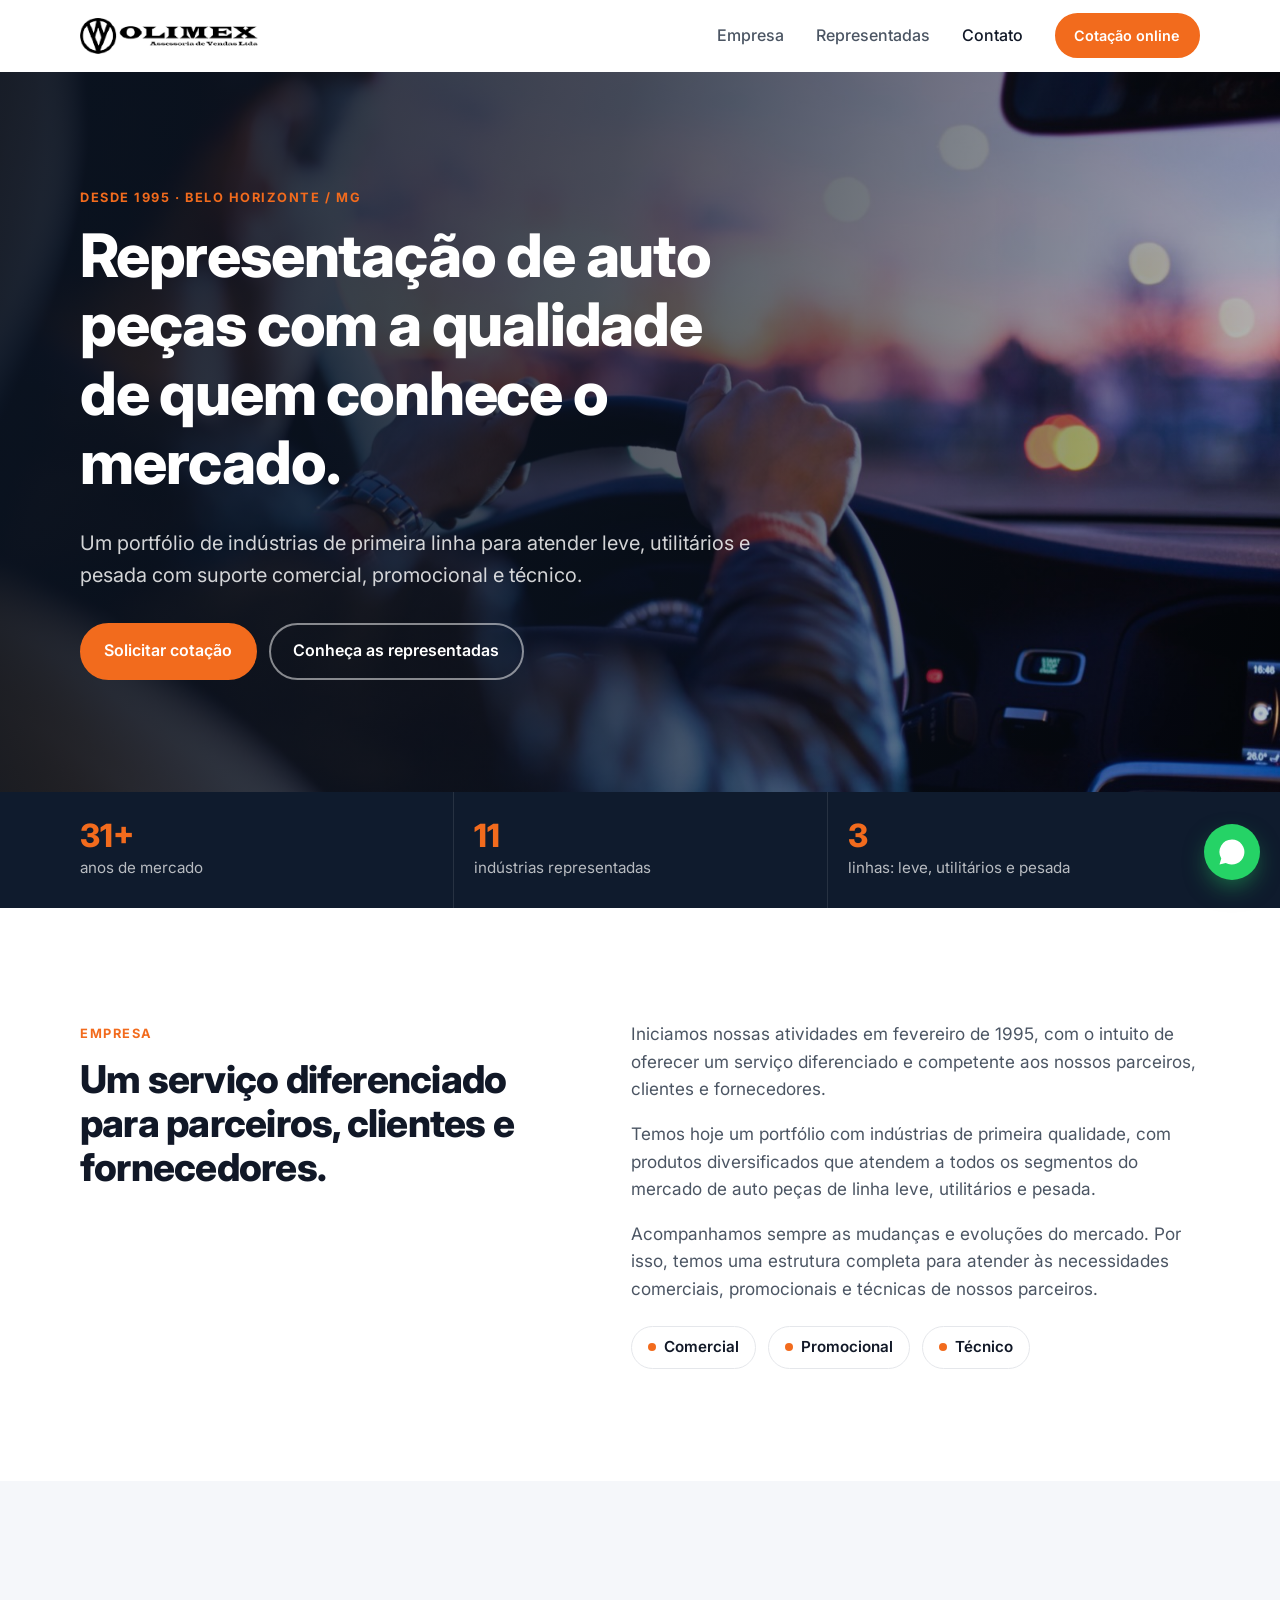
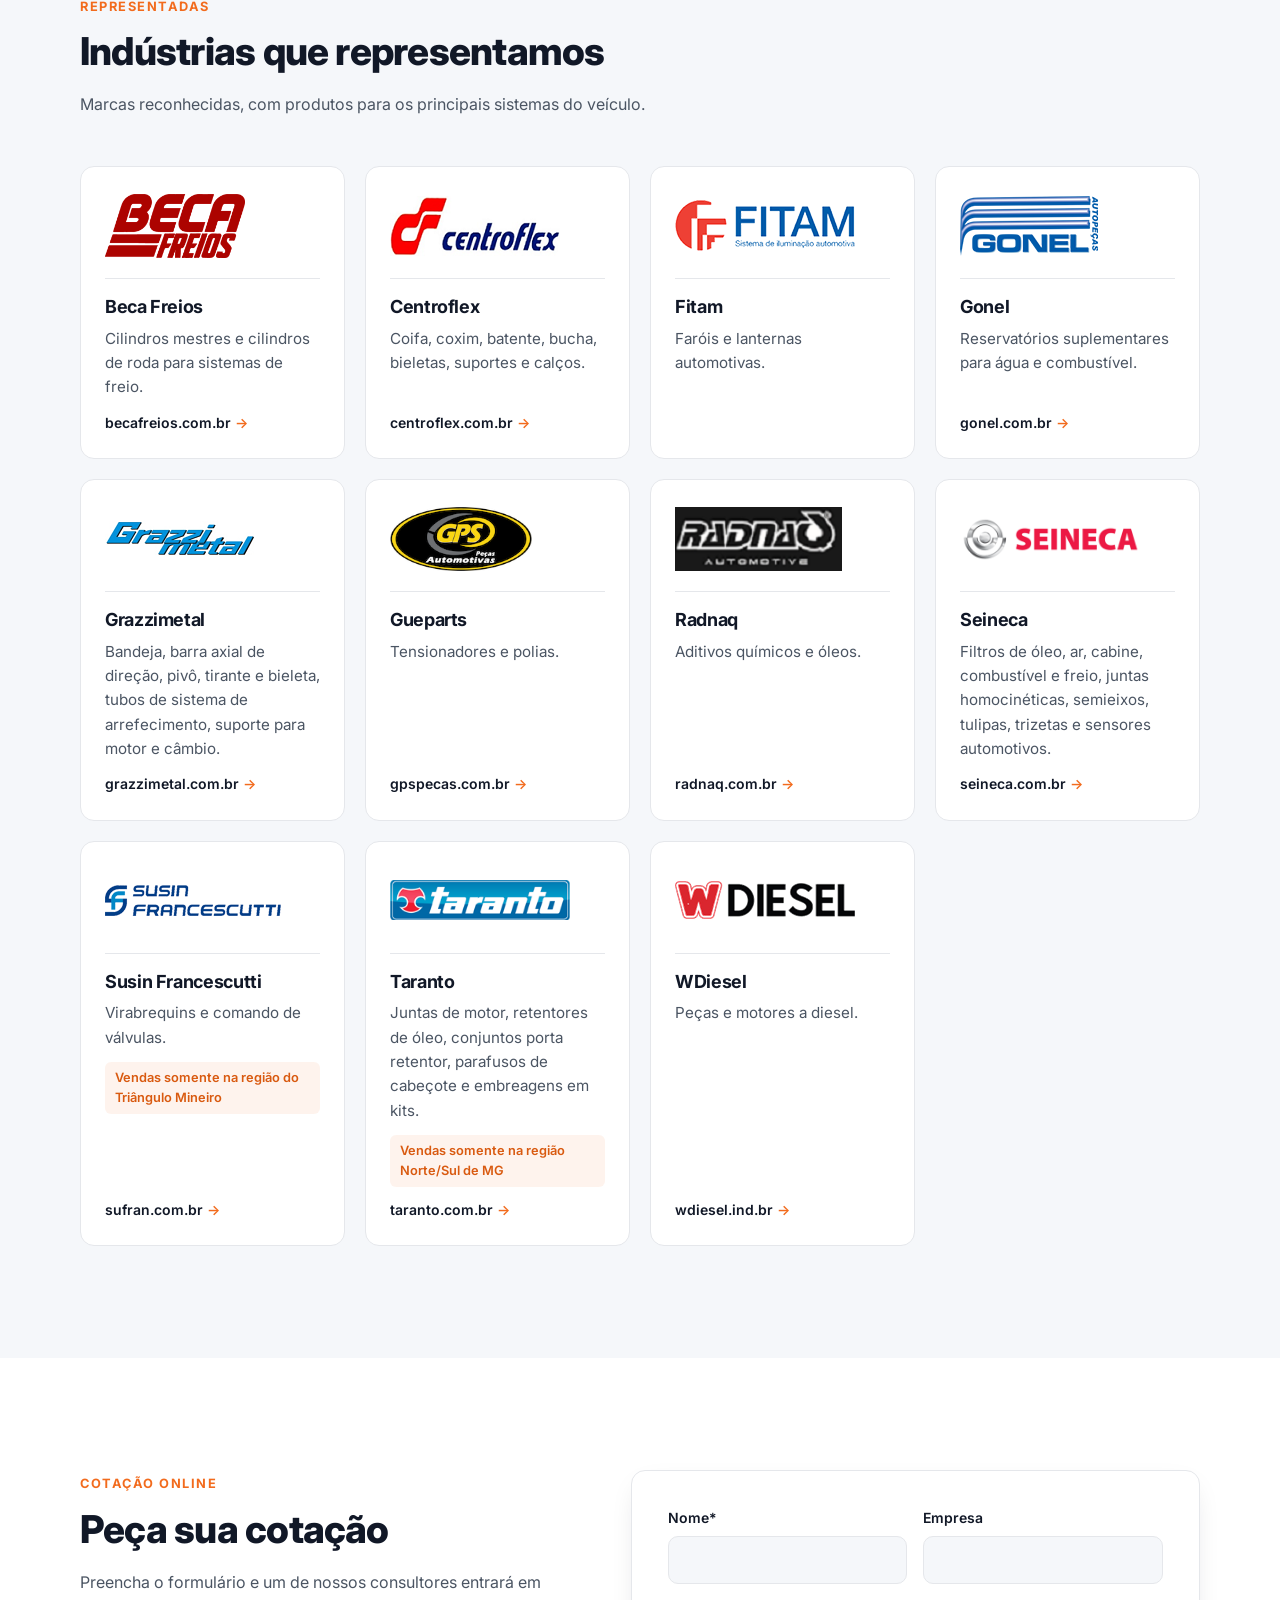
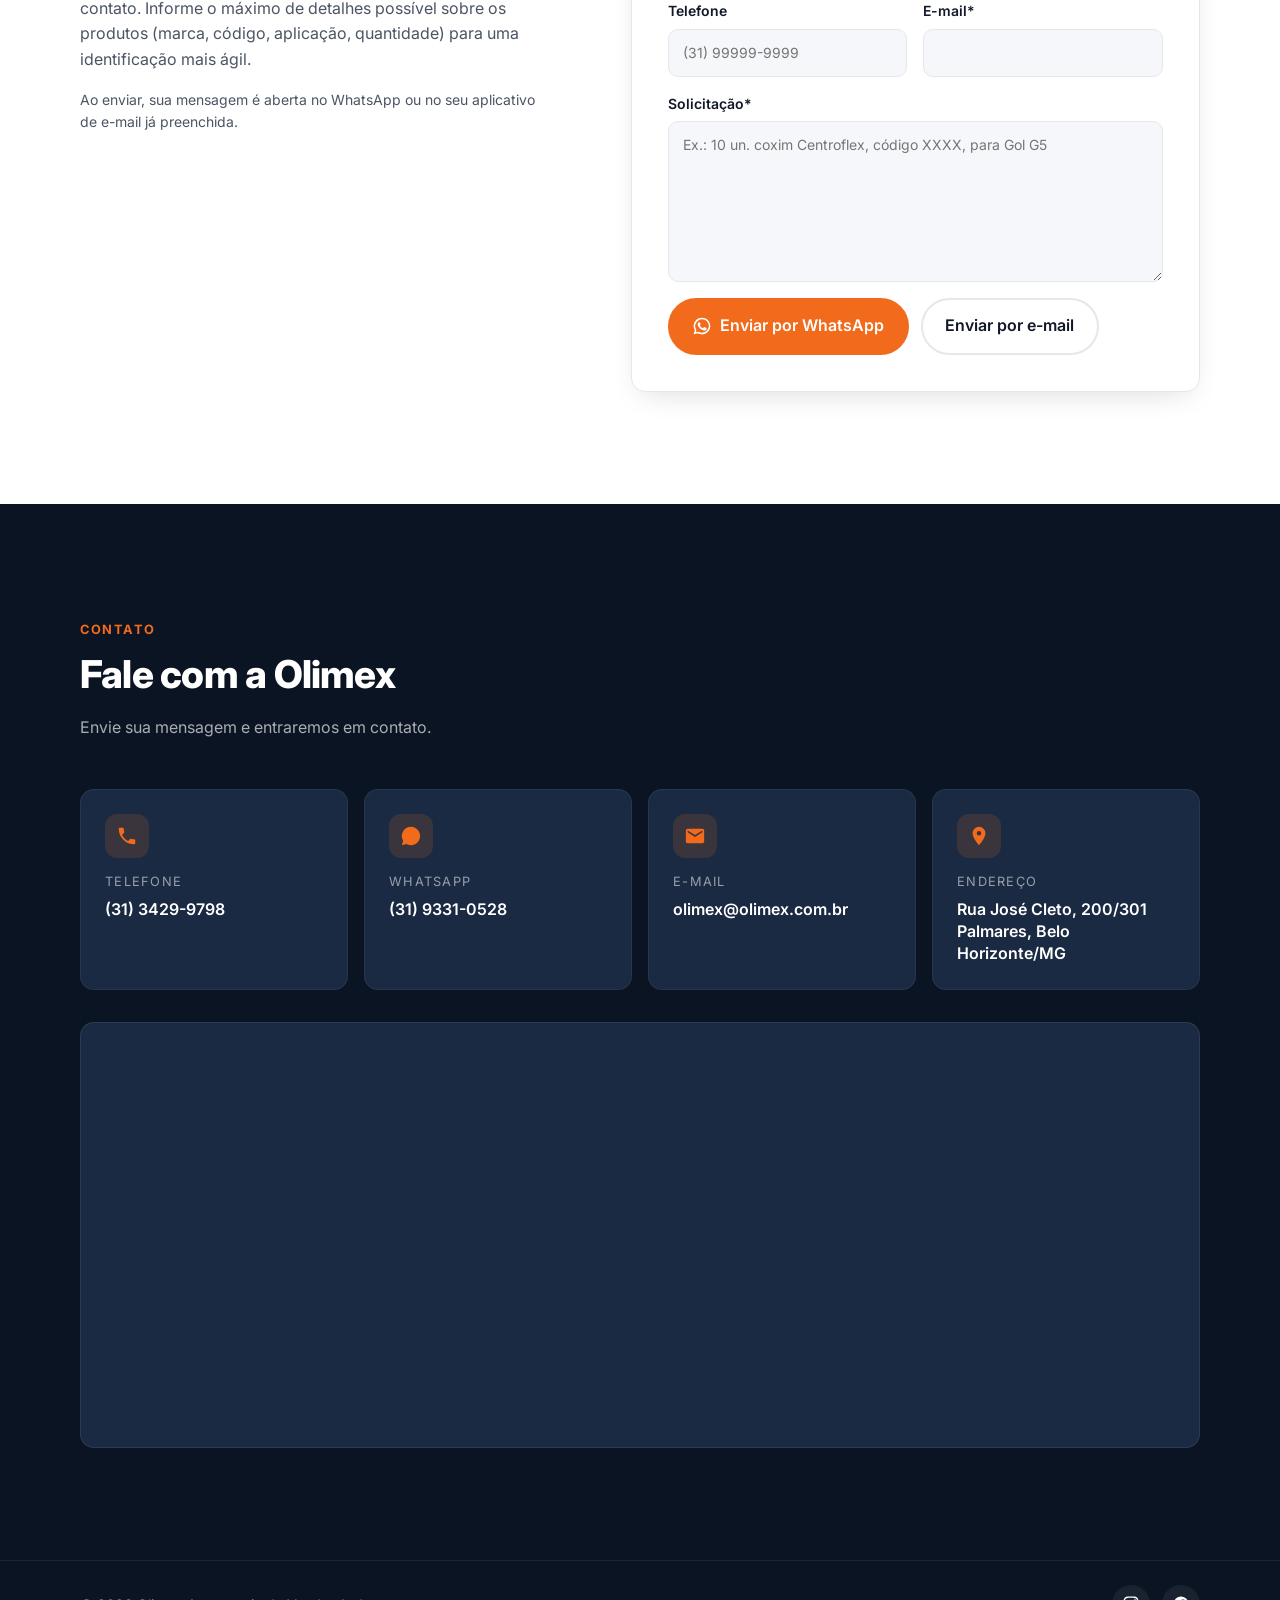
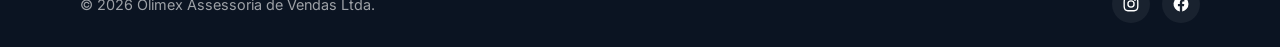
<file: index.html>
<!DOCTYPE html>
<html lang="pt-BR">
<head>
  <meta charset="utf-8" />
  <meta name="viewport" content="width=device-width, initial-scale=1" />
  <title>Olimex Assessoria de Vendas | Representação de Auto Peças</title>
  <meta name="description" content="Desde 1995 representando indústrias de auto peças de primeira qualidade para linha leve, utilitários e pesada em Minas Gerais." />
  <meta name="keywords" content="peças automotivas, representação de auto peças, auto peças, Belo Horizonte, Minas Gerais" />
  <meta name="theme-color" content="#0f1b2d" />

  <meta property="og:type" content="website" />
  <meta property="og:title" content="Olimex Assessoria de Vendas" />
  <meta property="og:description" content="Representação de auto peças desde 1995. Linha leve, utilitários e pesada." />
  <meta property="og:image" content="assets/img/hero.jpg" />
  <meta property="og:locale" content="pt_BR" />

  <link rel="icon" href="favicon.ico" />
  <link rel="preconnect" href="https://fonts.googleapis.com" />
  <link rel="preconnect" href="https://fonts.gstatic.com" crossorigin />
  <link href="https://fonts.googleapis.com/css2?family=Inter:wght@400;500;600;700;800&display=swap" rel="stylesheet" />
  <link rel="stylesheet" href="assets/css/style.css" />
</head>
<body>
  <a class="skip-link" href="#conteudo">Pular para o conteúdo</a>

  <header class="site-header" id="topo">
    <div class="container header-inner">
      <a href="#topo" class="brand" aria-label="Olimex - início">
        <img src="assets/img/logo.png" alt="Olimex Assessoria de Vendas Ltda" width="217" height="44" />
      </a>

      <button class="nav-toggle" aria-controls="menu" aria-expanded="false" aria-label="Abrir menu">
        <span></span><span></span><span></span>
      </button>

      <nav id="menu" class="nav" aria-label="Principal">
        <a href="#empresa">Empresa</a>
        <a href="#representadas">Representadas</a>
        <a href="#contato">Contato</a>
        <a href="#cotacao" class="btn btn-sm">Cotação online</a>
      </nav>
    </div>
  </header>

  <main id="conteudo">
    <!-- Hero -->
    <section class="hero">
      <div class="hero-bg" aria-hidden="true"></div>
      <div class="container hero-inner">
        <p class="eyebrow">Desde 1995 · Belo Horizonte / MG</p>
        <h1>Representação de auto peças com a qualidade de quem conhece o mercado.</h1>
        <p class="lead">
          Um portfólio de indústrias de primeira linha para atender leve, utilitários e pesada
          com suporte comercial, promocional e técnico.
        </p>
        <div class="hero-actions">
          <a href="#cotacao" class="btn">Solicitar cotação</a>
          <a href="#representadas" class="btn btn-ghost">Conheça as representadas</a>
        </div>
      </div>
    </section>

    <!-- Stats -->
    <section class="stats" aria-label="Destaques">
      <div class="container stats-grid">
        <div class="stat"><strong data-since="1995">30+</strong><span>anos de mercado</span></div>
        <div class="stat"><strong>11</strong><span>indústrias representadas</span></div>
        <div class="stat"><strong>3</strong><span>linhas: leve, utilitários e pesada</span></div>
      </div>
    </section>

    <!-- Empresa -->
    <section id="empresa" class="section">
      <div class="container split">
        <div>
          <p class="eyebrow">Empresa</p>
          <h2>Um serviço diferenciado para parceiros, clientes e fornecedores.</h2>
        </div>
        <div class="prose">
          <p>
            Iniciamos nossas atividades em fevereiro de 1995, com o intuito de oferecer um serviço
            diferenciado e competente aos nossos parceiros, clientes e fornecedores.
          </p>
          <p>
            Temos hoje um portfólio com indústrias de primeira qualidade, com produtos diversificados
            que atendem a todos os segmentos do mercado de auto peças de linha leve, utilitários e pesada.
          </p>
          <p>
            Acompanhamos sempre as mudanças e evoluções do mercado. Por isso, temos uma estrutura
            completa para atender às necessidades comerciais, promocionais e técnicas de nossos parceiros.
          </p>
          <ul class="pillars">
            <li><span class="dot"></span>Comercial</li>
            <li><span class="dot"></span>Promocional</li>
            <li><span class="dot"></span>Técnico</li>
          </ul>
        </div>
      </div>
    </section>

    <!-- Representadas -->
    <section id="representadas" class="section section-alt">
      <div class="container">
        <div class="section-head">
          <p class="eyebrow">Representadas</p>
          <h2>Indústrias que representamos</h2>
          <p class="muted">Marcas reconhecidas, com produtos para os principais sistemas do veículo.</p>
        </div>

        <div class="brands">
          <article class="brand-card">
            <div class="brand-logo"><img src="assets/img/brands/beca.png" alt="Beca Freios" loading="lazy" /></div>
            <h3>Beca Freios</h3>
            <p>Cilindros mestres e cilindros de roda para sistemas de freio.</p>
            <a href="https://becafreios.com.br/" target="_blank" rel="noopener">becafreios.com.br</a>
          </article>

          <article class="brand-card">
            <div class="brand-logo"><img src="assets/img/brands/centroflex.png" alt="Centroflex" loading="lazy" /></div>
            <h3>Centroflex</h3>
            <p>Coifa, coxim, batente, bucha, bieletas, suportes e calços.</p>
            <a href="https://www.centroflex.com.br/" target="_blank" rel="noopener">centroflex.com.br</a>
          </article>

          <article class="brand-card">
            <div class="brand-logo"><img src="assets/img/brands/fitam.png" alt="Fitam" loading="lazy" /></div>
            <h3>Fitam</h3>
            <p>Faróis e lanternas automotivas.</p>
          </article>

          <article class="brand-card">
            <div class="brand-logo"><img src="assets/img/brands/gonel.png" alt="Gonel" loading="lazy" /></div>
            <h3>Gonel</h3>
            <p>Reservatórios suplementares para água e combustível.</p>
            <a href="https://www.gonel.com.br/" target="_blank" rel="noopener">gonel.com.br</a>
          </article>

          <article class="brand-card">
            <div class="brand-logo"><img src="assets/img/brands/grazzimetal.png" alt="Grazzimetal" loading="lazy" /></div>
            <h3>Grazzimetal</h3>
            <p>Bandeja, barra axial de direção, pivô, tirante e bieleta, tubos de sistema de arrefecimento, suporte para motor e câmbio.</p>
            <a href="https://www.grazzimetal.com.br/" target="_blank" rel="noopener">grazzimetal.com.br</a>
          </article>

          <article class="brand-card">
            <div class="brand-logo"><img src="assets/img/brands/gueparts.png" alt="Gueparts" loading="lazy" /></div>
            <h3>Gueparts</h3>
            <p>Tensionadores e polias.</p>
            <a href="https://www.gpspecas.com.br/" target="_blank" rel="noopener">gpspecas.com.br</a>
          </article>

          <article class="brand-card">
            <div class="brand-logo"><img src="assets/img/brands/radnaq.png" alt="Radnaq" loading="lazy" /></div>
            <h3>Radnaq</h3>
            <p>Aditivos químicos e óleos.</p>
            <a href="https://radnaq.com.br/" target="_blank" rel="noopener">radnaq.com.br</a>
          </article>

          <article class="brand-card">
            <div class="brand-logo"><img src="assets/img/brands/seineca.png" alt="Seineca" loading="lazy" /></div>
            <h3>Seineca</h3>
            <p>Filtros de óleo, ar, cabine, combustível e freio, juntas homocinéticas, semieixos, tulipas, trizetas e sensores automotivos.</p>
            <a href="https://www.seineca.com.br/" target="_blank" rel="noopener">seineca.com.br</a>
          </article>

          <article class="brand-card">
            <div class="brand-logo"><img src="assets/img/brands/susin.png" alt="Susin Francescutti" loading="lazy" /></div>
            <h3>Susin Francescutti</h3>
            <p>Virabrequins e comando de válvulas.</p>
            <p class="note">Vendas somente na região do Triângulo Mineiro</p>
            <a href="https://www.sufran.com.br/" target="_blank" rel="noopener">sufran.com.br</a>
          </article>

          <article class="brand-card">
            <div class="brand-logo"><img src="assets/img/brands/taranto.png" alt="Taranto" loading="lazy" /></div>
            <h3>Taranto</h3>
            <p>Juntas de motor, retentores de óleo, conjuntos porta retentor, parafusos de cabeçote e embreagens em kits.</p>
            <p class="note">Vendas somente na região Norte/Sul de MG</p>
            <a href="https://www.taranto.com.br/" target="_blank" rel="noopener">taranto.com.br</a>
          </article>

          <article class="brand-card">
            <div class="brand-logo"><img src="assets/img/brands/wdiesel.png" alt="WDiesel" loading="lazy" /></div>
            <h3>WDiesel</h3>
            <p>Peças e motores a diesel.</p>
            <a href="https://www.wdiesel.ind.br/" target="_blank" rel="noopener">wdiesel.ind.br</a>
          </article>
        </div>
      </div>
    </section>

    <!-- Cotação -->
    <section id="cotacao" class="section">
      <div class="container split">
        <div>
          <p class="eyebrow">Cotação online</p>
          <h2>Peça sua cotação</h2>
          <p class="muted">
            Preencha o formulário e um de nossos consultores entrará em contato.
            Informe o máximo de detalhes possível sobre os produtos (marca, código, aplicação,
            quantidade) para uma identificação mais ágil.
          </p>
          <p class="muted small">
            Ao enviar, sua mensagem é aberta no WhatsApp ou no seu aplicativo de e-mail já preenchida.
          </p>
        </div>

        <form class="card form" id="quote-form" novalidate>
          <div class="field-row">
            <label>Nome*<input type="text" name="nome" required autocomplete="name" /></label>
            <label>Empresa<input type="text" name="empresa" autocomplete="organization" /></label>
          </div>
          <div class="field-row">
            <label>Telefone<input type="tel" name="telefone" maxlength="15" autocomplete="tel" placeholder="(31) 99999-9999" /></label>
            <label>E-mail*<input type="email" name="email" required autocomplete="email" /></label>
          </div>
          <label>Solicitação*<textarea name="solicitacao" rows="6" required placeholder="Ex.: 10 un. coxim Centroflex, código XXXX, para Gol G5"></textarea></label>
          <p class="form-error" role="alert" hidden></p>
          <div class="form-actions">
            <button type="submit" class="btn" data-channel="whatsapp">
              <svg viewBox="0 0 24 24" aria-hidden="true"><path fill="currentColor" d="M12 2a10 10 0 0 0-8.6 15.1L2 22l5-1.3A10 10 0 1 0 12 2Zm0 18.2a8.2 8.2 0 0 1-4.2-1.2l-.3-.2-3 .8.8-2.9-.2-.3A8.2 8.2 0 1 1 12 20.2Zm4.5-6.1c-.2-.1-1.5-.7-1.7-.8s-.4-.1-.6.1-.7.8-.8 1-.3.2-.5.1a6.7 6.7 0 0 1-3.3-2.9c-.3-.4.3-.4.7-1.3.1-.2 0-.3 0-.4l-.8-1.9c-.2-.5-.4-.4-.6-.4h-.5a1 1 0 0 0-.7.3 3 3 0 0 0-.9 2.2 5.2 5.2 0 0 0 1.1 2.7 11.9 11.9 0 0 0 4.6 4c1.7.7 2.3.8 3.2.7a2.7 2.7 0 0 0 1.8-1.3 2.2 2.2 0 0 0 .2-1.3c-.1-.1-.2-.2-.5-.3Z"/></svg>
              Enviar por WhatsApp
            </button>
            <button type="submit" class="btn btn-outline" data-channel="email">Enviar por e-mail</button>
          </div>
        </form>
      </div>
    </section>

    <!-- Contato -->
    <section id="contato" class="section section-dark">
      <div class="container">
        <div class="section-head">
          <p class="eyebrow">Contato</p>
          <h2>Fale com a Olimex</h2>
          <p class="muted">Envie sua mensagem e entraremos em contato.</p>
        </div>

        <div class="contact-grid">
          <a class="contact-card" href="tel:+553134299798">
            <span class="icon" aria-hidden="true">
              <svg viewBox="0 0 24 24"><path fill="currentColor" d="M6.6 10.8a15.1 15.1 0 0 0 6.6 6.6l2.2-2.2a1 1 0 0 1 1-.25 11.4 11.4 0 0 0 3.6.57 1 1 0 0 1 1 1V20a1 1 0 0 1-1 1A17 17 0 0 1 3 4a1 1 0 0 1 1-1h3.5a1 1 0 0 1 1 1c0 1.25.2 2.45.57 3.57a1 1 0 0 1-.25 1Z"/></svg>
            </span>
            <span class="label">Telefone</span>
            <strong>(31) 3429-9798</strong>
          </a>

          <a class="contact-card" href="https://api.whatsapp.com/send?phone=553193310528&text=Ol%C3%A1.%20Gostaria%20de%20informa%C3%A7%C3%B5es%20sobre%20pe%C3%A7as%20automotivas%20com%20a%20Olimex." target="_blank" rel="noopener">
            <span class="icon" aria-hidden="true">
              <svg viewBox="0 0 24 24"><path fill="currentColor" d="M12 2a10 10 0 0 0-8.6 15.1L2 22l5-1.3A10 10 0 1 0 12 2Zm4.5 12.1c-.2-.1-1.5-.7-1.7-.8s-.4-.1-.6.1-.7.8-.8 1-.3.2-.5.1a6.7 6.7 0 0 1-3.3-2.9c-.3-.4.3-.4.7-1.3.1-.2 0-.3 0-.4l-.8-1.9c-.2-.5-.4-.4-.6-.4h-.5a1 1 0 0 0-.7.3 3 3 0 0 0-.9 2.2 5.2 5.2 0 0 0 1.1 2.7 11.9 11.9 0 0 0 4.6 4c1.7.7 2.3.8 3.2.7a2.7 2.7 0 0 0 1.8-1.3 2.2 2.2 0 0 0 .2-1.3c-.1-.1-.2-.2-.5-.3Z"/></svg>
            </span>
            <span class="label">WhatsApp</span>
            <strong>(31) 9331-0528</strong>
          </a>

          <a class="contact-card" href="mailto:olimex@olimex.com.br">
            <span class="icon" aria-hidden="true">
              <svg viewBox="0 0 24 24"><path fill="currentColor" d="M20 4H4a2 2 0 0 0-2 2v12a2 2 0 0 0 2 2h16a2 2 0 0 0 2-2V6a2 2 0 0 0-2-2Zm0 4-8 5-8-5V6l8 5 8-5Z"/></svg>
            </span>
            <span class="label">E-mail</span>
            <strong>olimex@olimex.com.br</strong>
          </a>

          <a class="contact-card" href="https://www.google.com/maps/search/?api=1&query=Rua+Jos%C3%A9+Cleto%2C+200%2C+Palmares%2C+Belo+Horizonte+MG" target="_blank" rel="noopener">
            <span class="icon" aria-hidden="true">
              <svg viewBox="0 0 24 24"><path fill="currentColor" d="M12 2a7 7 0 0 0-7 7c0 5.25 7 13 7 13s7-7.75 7-13a7 7 0 0 0-7-7Zm0 9.5A2.5 2.5 0 1 1 12 6.5a2.5 2.5 0 0 1 0 5Z"/></svg>
            </span>
            <span class="label">Endereço</span>
            <strong>Rua José Cleto, 200/301<br />Palmares, Belo Horizonte/MG</strong>
          </a>
        </div>

        <div class="map">
          <iframe
            title="Mapa - Olimex, Rua José Cleto 200, Belo Horizonte"
            src="https://www.google.com/maps?q=Rua+Jos%C3%A9+Cleto,+200,+Palmares,+Belo+Horizonte+-+MG&output=embed"
            loading="lazy" referrerpolicy="no-referrer-when-downgrade"></iframe>
        </div>
      </div>
    </section>
  </main>

  <footer class="site-footer">
    <div class="container footer-inner">
      <p>© <span id="year">2026</span> Olimex Assessoria de Vendas Ltda.</p>
      <div class="social">
        <a href="https://www.instagram.com/olimexassessoria/" target="_blank" rel="noopener" aria-label="Instagram">
          <svg viewBox="0 0 24 24" aria-hidden="true"><path fill="currentColor" d="M12 7a5 5 0 1 0 0 10 5 5 0 0 0 0-10Zm0 8.2a3.2 3.2 0 1 1 0-6.4 3.2 3.2 0 0 1 0 6.4ZM17.3 5.5a1.2 1.2 0 1 0 0 2.4 1.2 1.2 0 0 0 0-2.4ZM12 2c-2.7 0-3 0-4.1.06C4.3 2.2 2.2 4.3 2.06 7.9 2 9 2 9.3 2 12s0 3 .06 4.1c.16 3.6 2.24 5.7 5.84 5.84C9 22 9.3 22 12 22s3 0 4.1-.06c3.6-.16 5.7-2.24 5.84-5.84C22 15 22 14.7 22 12s0-3-.06-4.1C21.8 4.3 19.7 2.2 16.1 2.06 15 2 14.7 2 12 2Zm0 1.8c2.67 0 3 0 4 .06 2.7.12 4 1.4 4.1 4.1.05 1 .06 1.35.06 4s0 3-.06 4c-.12 2.7-1.4 4-4.1 4.1-1 .05-1.33.06-4 .06s-3 0-4-.06c-2.7-.12-4-1.4-4.1-4.1C3.8 15 3.8 14.67 3.8 12s0-3 .06-4C3.98 5.3 5.3 4 8 3.86c1-.05 1.33-.06 4-.06Z"/></svg>
        </a>
        <a href="https://www.facebook.com/olimexrepresentacao" target="_blank" rel="noopener" aria-label="Facebook">
          <svg viewBox="0 0 24 24" aria-hidden="true"><path fill="currentColor" d="M22 12a10 10 0 1 0-11.56 9.88v-6.99H7.9V12h2.54V9.8c0-2.5 1.49-3.9 3.78-3.9 1.1 0 2.24.2 2.24.2v2.46h-1.26c-1.24 0-1.63.77-1.63 1.56V12h2.78l-.44 2.89h-2.34v6.99A10 10 0 0 0 22 12Z"/></svg>
        </a>
      </div>
    </div>
  </footer>

  <!-- Floating WhatsApp button -->
  <a class="wa-float" href="https://api.whatsapp.com/send?phone=553193310528&text=Ol%C3%A1.%20Gostaria%20de%20informa%C3%A7%C3%B5es%20sobre%20pe%C3%A7as%20automotivas%20com%20a%20Olimex." target="_blank" rel="noopener" aria-label="Falar no WhatsApp">
    <svg viewBox="0 0 24 24" aria-hidden="true"><path fill="currentColor" d="M12 2a10 10 0 0 0-8.6 15.1L2 22l5-1.3A10 10 0 1 0 12 2Zm4.5 12.1c-.2-.1-1.5-.7-1.7-.8s-.4-.1-.6.1-.7.8-.8 1-.3.2-.5.1a6.7 6.7 0 0 1-3.3-2.9c-.3-.4.3-.4.7-1.3.1-.2 0-.3 0-.4l-.8-1.9c-.2-.5-.4-.4-.6-.4h-.5a1 1 0 0 0-.7.3 3 3 0 0 0-.9 2.2 5.2 5.2 0 0 0 1.1 2.7 11.9 11.9 0 0 0 4.6 4c1.7.7 2.3.8 3.2.7a2.7 2.7 0 0 0 1.8-1.3 2.2 2.2 0 0 0 .2-1.3c-.1-.1-.2-.2-.5-.3Z"/></svg>
  </a>

  <script src="assets/js/main.js" defer></script>
</body>
</html>
</file>
<file: assets/css/style.css>
/* ==========================================================================
   Olimex – static site styles
   ========================================================================== */

:root {
  --navy-900: #0b1422;
  --navy-800: #0f1b2d;
  --navy-700: #1a2a42;
  --accent: #f26b1d;
  --accent-600: #d95a10;
  --ink: #111827;
  --ink-soft: #4b5563;
  --line: #e5e7eb;
  --bg: #ffffff;
  --bg-alt: #f5f7fa;
  --radius: 14px;
  --shadow-sm: 0 1px 2px rgba(16, 24, 40, .06);
  --shadow-md: 0 10px 30px -12px rgba(16, 24, 40, .18);
  --header-h: 72px;
  --container: 1160px;
}

*,
*::before,
*::after { box-sizing: border-box; }

html { scroll-behavior: smooth; scroll-padding-top: var(--header-h); }

body {
  margin: 0;
  font-family: "Inter", system-ui, -apple-system, "Segoe UI", Roboto, sans-serif;
  font-size: 16px;
  line-height: 1.6;
  color: var(--ink);
  background: var(--bg);
  -webkit-font-smoothing: antialiased;
}

img { max-width: 100%; height: auto; display: block; }
a { color: inherit; }
h1, h2, h3 { line-height: 1.15; letter-spacing: -.02em; margin: 0 0 .5em; }
h2 { font-size: clamp(1.75rem, 3vw, 2.5rem); font-weight: 800; }
h3 { font-size: 1.125rem; font-weight: 700; }
p { margin: 0 0 1em; }

.container {
  width: 100%;
  max-width: var(--container);
  margin-inline: auto;
  padding-inline: 20px;
}

.skip-link {
  position: absolute;
  left: -999px;
  top: 8px;
  background: var(--accent);
  color: #fff;
  padding: 8px 14px;
  border-radius: 8px;
  z-index: 100;
}
.skip-link:focus { left: 8px; }

.eyebrow {
  display: inline-block;
  font-size: .8rem;
  font-weight: 700;
  letter-spacing: .12em;
  text-transform: uppercase;
  color: var(--accent);
  margin-bottom: .75rem;
}
.muted { color: var(--ink-soft); }
.small { font-size: .875rem; }

/* Buttons ----------------------------------------------------------------- */
.btn {
  display: inline-flex;
  align-items: center;
  justify-content: center;
  gap: .5rem;
  padding: .85rem 1.4rem;
  border-radius: 999px;
  border: 2px solid var(--accent);
  background: var(--accent);
  color: #fff;
  font: inherit;
  font-weight: 600;
  text-decoration: none;
  cursor: pointer;
  transition: background .2s, border-color .2s, color .2s, transform .2s;
}
.btn:hover { background: var(--accent-600); border-color: var(--accent-600); transform: translateY(-1px); }
.btn:focus-visible { outline: 3px solid rgba(242, 107, 29, .4); outline-offset: 2px; }
.btn svg { width: 20px; height: 20px; }
.btn-sm { padding: .55rem 1.1rem; font-size: .9rem; }
.btn-ghost { background: transparent; border-color: rgba(255, 255, 255, .5); }
.btn-ghost:hover { background: rgba(255, 255, 255, .12); border-color: #fff; }
.btn-outline { background: transparent; color: var(--ink); border-color: var(--line); }
.btn-outline:hover { background: var(--bg-alt); border-color: var(--ink-soft); }

/* Header ------------------------------------------------------------------ */
.site-header {
  position: sticky;
  top: 0;
  z-index: 50;
  height: var(--header-h);
  background: rgba(255, 255, 255, .88);
  backdrop-filter: saturate(180%) blur(12px);
  -webkit-backdrop-filter: saturate(180%) blur(12px);
  border-bottom: 1px solid transparent;
  transition: border-color .2s, box-shadow .2s;
}
.site-header.scrolled { border-color: var(--line); box-shadow: var(--shadow-sm); }

.header-inner {
  display: flex;
  align-items: center;
  justify-content: space-between;
  height: 100%;
}
.brand img { height: 36px; width: auto; }

.nav { display: flex; align-items: center; gap: 2rem; }
.nav a:not(.btn) {
  text-decoration: none;
  font-weight: 500;
  color: var(--ink-soft);
  transition: color .2s;
}
.nav a:not(.btn):hover,
.nav a.active { color: var(--ink); }

.nav-toggle {
  display: none;
  width: 44px;
  height: 44px;
  border: 0;
  background: transparent;
  cursor: pointer;
  padding: 10px;
}
.nav-toggle span {
  display: block;
  height: 2px;
  margin: 5px 0;
  background: var(--ink);
  border-radius: 2px;
  transition: transform .25s, opacity .25s;
}
.nav-toggle[aria-expanded="true"] span:nth-child(1) { transform: translateY(7px) rotate(45deg); }
.nav-toggle[aria-expanded="true"] span:nth-child(2) { opacity: 0; }
.nav-toggle[aria-expanded="true"] span:nth-child(3) { transform: translateY(-7px) rotate(-45deg); }

/* Hero -------------------------------------------------------------------- */
.hero {
  position: relative;
  isolation: isolate;
  min-height: min(82vh, 720px);
  display: flex;
  align-items: center;
  color: #fff;
  overflow: hidden;
}
.hero-bg {
  position: absolute;
  inset: 0;
  z-index: -1;
  background:
    linear-gradient(100deg, rgba(11, 20, 34, .92) 0%, rgba(11, 20, 34, .75) 45%, rgba(11, 20, 34, .25) 100%),
    url("../img/hero.jpg") center / cover no-repeat;
}
.hero-inner { padding-block: 80px; max-width: var(--container); }
.hero h1 {
  font-size: clamp(2.1rem, 5vw, 3.75rem);
  font-weight: 800;
  max-width: 16ch;
}
.hero .lead {
  font-size: clamp(1.05rem, 1.6vw, 1.25rem);
  color: rgba(255, 255, 255, .82);
  max-width: 52ch;
  margin-bottom: 2rem;
}
.hero-actions { display: flex; flex-wrap: wrap; gap: .75rem; }

/* Stats ------------------------------------------------------------------- */
.stats { background: var(--navy-800); color: #fff; }
.stats-grid {
  display: grid;
  grid-template-columns: repeat(3, 1fr);
}
.stat {
  padding: 28px 20px;
  display: flex;
  flex-direction: column;
  gap: .25rem;
  border-left: 1px solid rgba(255, 255, 255, .1);
}
.stat:first-child { border-left: 0; padding-left: 0; }
.stat strong { font-size: 2rem; font-weight: 800; color: var(--accent); line-height: 1; }
.stat span { color: rgba(255, 255, 255, .7); font-size: .95rem; }

/* Sections ---------------------------------------------------------------- */
.section { padding-block: clamp(64px, 9vw, 112px); }
.section-alt { background: var(--bg-alt); }
.section-head { max-width: 640px; margin-bottom: 48px; }

.split {
  display: grid;
  grid-template-columns: 1fr 1.2fr;
  gap: clamp(32px, 6vw, 80px);
  align-items: start;
}
.prose p { color: var(--ink-soft); font-size: 1.075rem; }

.pillars {
  list-style: none;
  padding: 0;
  margin: 1.5rem 0 0;
  display: flex;
  flex-wrap: wrap;
  gap: .75rem;
}
.pillars li {
  display: inline-flex;
  align-items: center;
  gap: .5rem;
  padding: .5rem 1rem;
  border: 1px solid var(--line);
  border-radius: 999px;
  font-weight: 600;
  font-size: .95rem;
}
.dot { width: 8px; height: 8px; border-radius: 50%; background: var(--accent); }

/* Brands ------------------------------------------------------------------ */
.brands {
  display: grid;
  grid-template-columns: repeat(auto-fill, minmax(260px, 1fr));
  gap: 20px;
}
.brand-card {
  display: flex;
  flex-direction: column;
  background: #fff;
  border: 1px solid var(--line);
  border-radius: var(--radius);
  padding: 24px;
  transition: transform .2s, box-shadow .2s, border-color .2s;
}
.brand-card:hover { transform: translateY(-3px); box-shadow: var(--shadow-md); border-color: transparent; }
.brand-logo {
  height: 88px;
  display: flex;
  align-items: center;
  justify-content: flex-start;
  margin-bottom: 18px;
  padding-bottom: 18px;
  border-bottom: 1px solid var(--line);
}
.brand-logo img { max-height: 64px; max-width: 180px; object-fit: contain; }
.brand-card p { color: var(--ink-soft); font-size: .95rem; margin-bottom: .75rem; }
.brand-card .note {
  font-size: .8rem;
  font-weight: 600;
  color: var(--accent-600);
  background: rgba(242, 107, 29, .08);
  padding: .35rem .6rem;
  border-radius: 6px;
  align-self: flex-start;
}
.brand-card a {
  margin-top: auto;
  font-size: .875rem;
  font-weight: 600;
  color: var(--ink);
  text-decoration: none;
}
.brand-card a::after { content: " →"; color: var(--accent); }
.brand-card a:hover { color: var(--accent-600); }

/* Form -------------------------------------------------------------------- */
.card {
  background: #fff;
  border: 1px solid var(--line);
  border-radius: var(--radius);
  box-shadow: var(--shadow-md);
  padding: clamp(20px, 4vw, 36px);
}
.form { display: grid; gap: 16px; }
.field-row { display: grid; grid-template-columns: 1fr 1fr; gap: 16px; }
.form label {
  display: grid;
  gap: 6px;
  font-size: .875rem;
  font-weight: 600;
  color: var(--ink);
}
.form input,
.form textarea {
  font: inherit;
  font-weight: 400;
  width: 100%;
  padding: .75rem .9rem;
  border: 1px solid var(--line);
  border-radius: 10px;
  background: var(--bg-alt);
  color: var(--ink);
  transition: border-color .2s, box-shadow .2s, background .2s;
}
.form textarea { resize: vertical; min-height: 140px; }
.form input:focus,
.form textarea:focus {
  outline: none;
  background: #fff;
  border-color: var(--accent);
  box-shadow: 0 0 0 4px rgba(242, 107, 29, .15);
}
.form .invalid { border-color: #dc2626; }
.form-error { color: #dc2626; font-size: .9rem; margin: 0; }
.form-actions { display: flex; flex-wrap: wrap; gap: .75rem; }

/* Contact (dark) ---------------------------------------------------------- */
.section-dark { background: var(--navy-900); color: #fff; }
.section-dark .muted { color: rgba(255, 255, 255, .65); }

.contact-grid {
  display: grid;
  grid-template-columns: repeat(4, 1fr);
  gap: 16px;
  margin-bottom: 32px;
}
.contact-card {
  display: flex;
  flex-direction: column;
  gap: .35rem;
  padding: 24px;
  border-radius: var(--radius);
  background: var(--navy-700);
  border: 1px solid rgba(255, 255, 255, .06);
  text-decoration: none;
  transition: background .2s, transform .2s;
}
.contact-card:hover { background: #22385a; transform: translateY(-2px); }
.contact-card .icon {
  width: 44px;
  height: 44px;
  display: grid;
  place-items: center;
  border-radius: 12px;
  background: rgba(242, 107, 29, .15);
  color: var(--accent);
  margin-bottom: .5rem;
}
.contact-card .icon svg { width: 22px; height: 22px; }
.contact-card .label { font-size: .8rem; text-transform: uppercase; letter-spacing: .1em; color: rgba(255, 255, 255, .55); }
.contact-card strong { font-weight: 600; font-size: 1rem; line-height: 1.4; word-break: break-word; }

.map {
  border-radius: var(--radius);
  overflow: hidden;
  border: 1px solid rgba(255, 255, 255, .08);
  aspect-ratio: 21 / 8;
  background: var(--navy-700);
}
.map iframe { width: 100%; height: 100%; border: 0; display: block; filter: grayscale(.3); }

/* Footer ------------------------------------------------------------------ */
.site-footer {
  background: var(--navy-900);
  color: rgba(255, 255, 255, .6);
  border-top: 1px solid rgba(255, 255, 255, .08);
  font-size: .9rem;
}
.footer-inner {
  display: flex;
  align-items: center;
  justify-content: space-between;
  gap: 16px;
  padding-block: 24px;
}
.footer-inner p { margin: 0; }
.social { display: flex; gap: 12px; }
.social a {
  width: 38px;
  height: 38px;
  display: grid;
  place-items: center;
  border-radius: 50%;
  background: rgba(255, 255, 255, .06);
  color: #fff;
  transition: background .2s;
}
.social a:hover { background: var(--accent); }
.social svg { width: 18px; height: 18px; }

/* Floating WhatsApp ------------------------------------------------------- */
.wa-float {
  position: fixed;
  right: 20px;
  bottom: 20px;
  z-index: 60;
  width: 56px;
  height: 56px;
  display: grid;
  place-items: center;
  border-radius: 50%;
  background: #25d366;
  color: #fff;
  box-shadow: 0 10px 25px -5px rgba(37, 211, 102, .5);
  transition: transform .2s;
}
.wa-float:hover { transform: scale(1.08); }
.wa-float svg { width: 30px; height: 30px; }

/* Reveal on scroll -------------------------------------------------------- */
.reveal { opacity: 0; transform: translateY(16px); transition: opacity .6s ease, transform .6s ease; }
.reveal.visible { opacity: 1; transform: none; }

@media (prefers-reduced-motion: reduce) {
  html { scroll-behavior: auto; }
  *, *::before, *::after { transition: none !important; }
  .reveal { opacity: 1; transform: none; }
}

/* Responsive -------------------------------------------------------------- */
@media (max-width: 960px) {
  .contact-grid { grid-template-columns: repeat(2, 1fr); }
  .split { grid-template-columns: 1fr; }
  .map { aspect-ratio: 16 / 9; }
}

@media (max-width: 760px) {
  .nav-toggle { display: block; }
  .nav {
    position: absolute;
    top: var(--header-h);
    left: 0;
    right: 0;
    flex-direction: column;
    align-items: stretch;
    gap: 0;
    padding: 8px 20px 20px;
    background: #fff;
    border-bottom: 1px solid var(--line);
    box-shadow: var(--shadow-md);
    display: none;
  }
  .nav.open { display: flex; }
  .nav a:not(.btn) { padding: 14px 0; border-bottom: 1px solid var(--line); }
  .nav .btn { margin-top: 14px; }

  .stats-grid { grid-template-columns: 1fr; }
  .stat { border-left: 0; border-top: 1px solid rgba(255, 255, 255, .1); padding: 20px 0; flex-direction: row; align-items: baseline; gap: .75rem; }
  .stat:first-child { border-top: 0; }

  .field-row { grid-template-columns: 1fr; }
  .form-actions .btn { flex: 1 1 100%; }
}

@media (max-width: 520px) {
  .contact-grid { grid-template-columns: 1fr; }
  .footer-inner { flex-direction: column; text-align: center; padding-bottom: 88px; }
  .brand img { height: 30px; }
}
</file>
